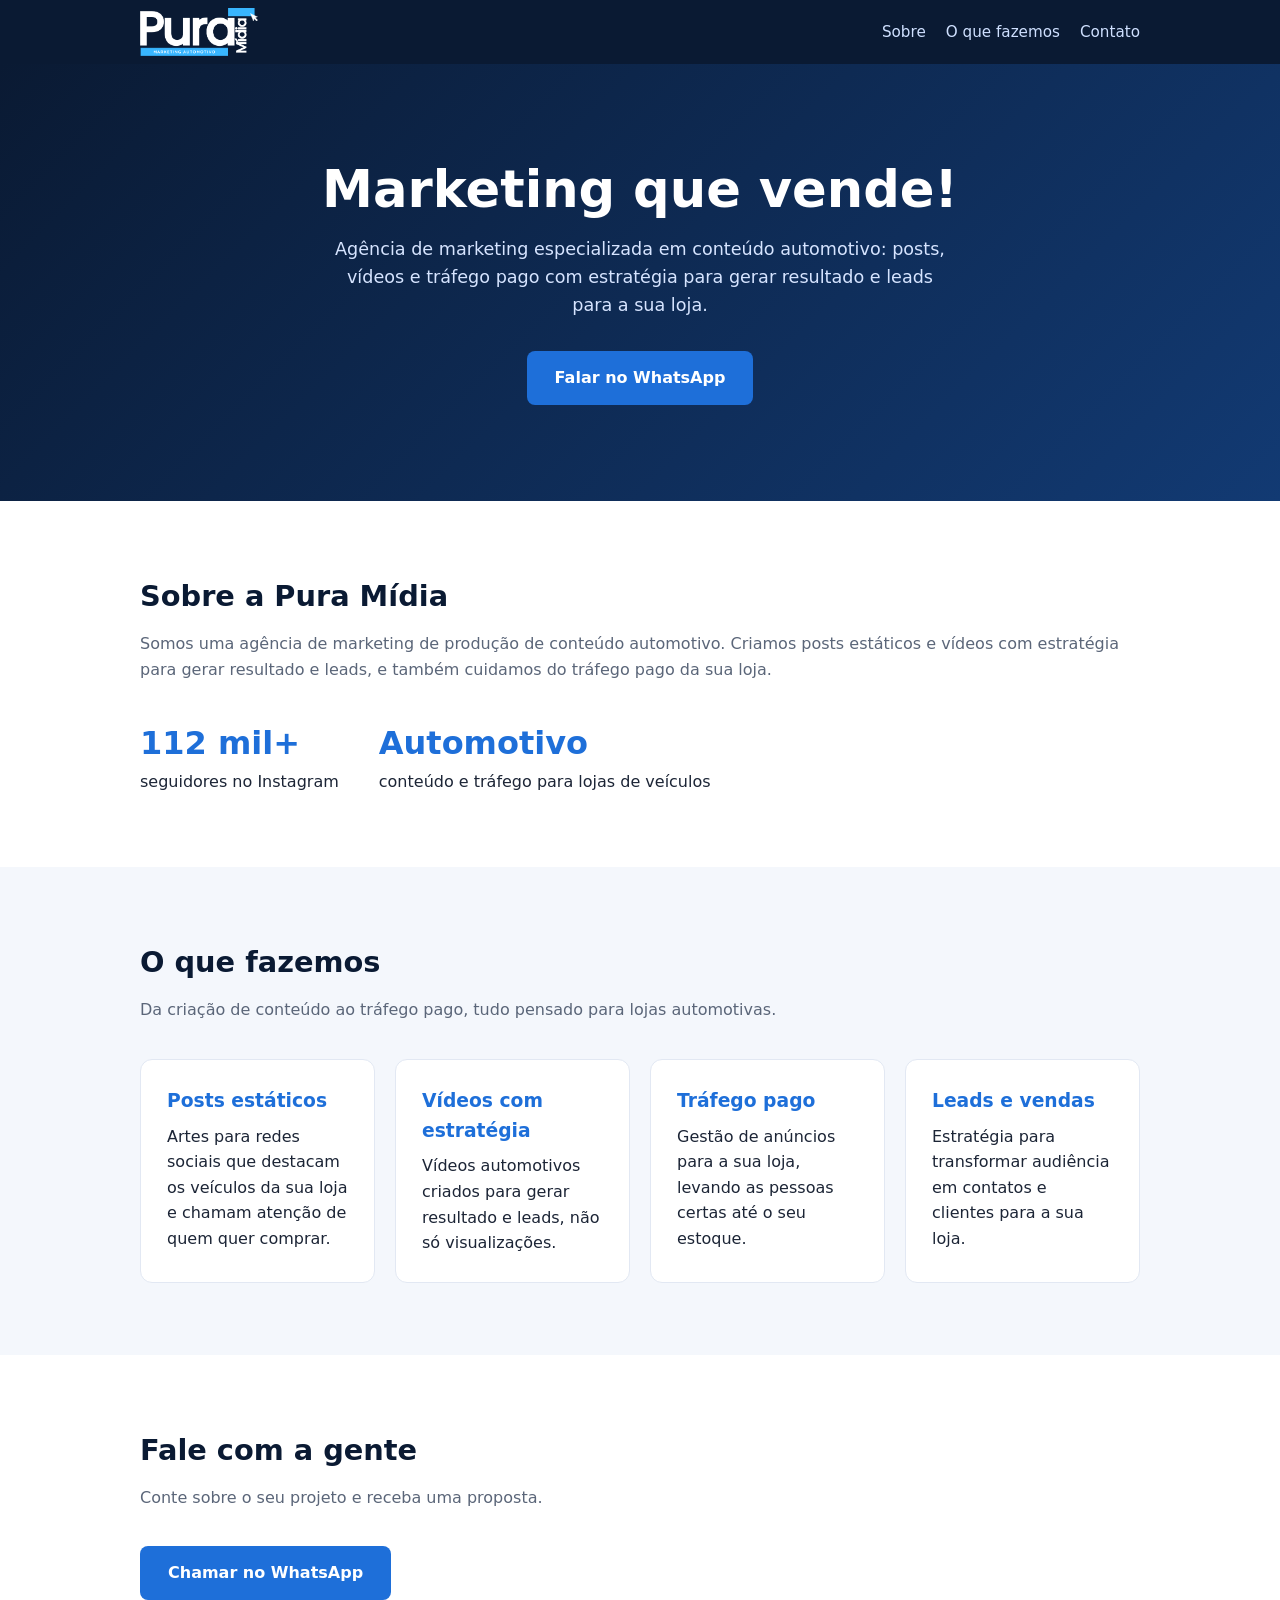
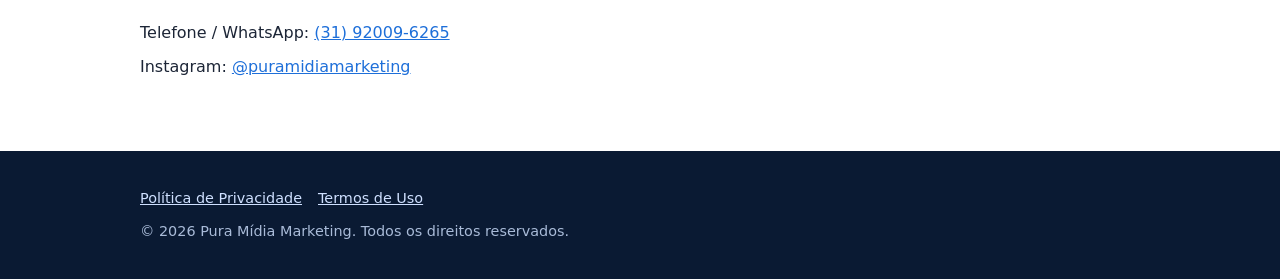
<file: index.html>
<!DOCTYPE html>
<html lang="pt-BR">
<head>
<meta charset="utf-8">
<meta name="viewport" content="width=device-width,initial-scale=1">
<title>Pura Mídia Marketing | Marketing automotivo que vende</title>
<meta name="description" content="Pura Mídia Marketing: agência de marketing para lojas automotivas. Posts, vídeos e tráfego pago com estratégia para gerar leads e resultados.">
<!-- VERIFICAÇÃO DE DOMÍNIO DO FACEBOOK: cole aqui a meta tag fornecida pela Meta, exemplo:
<meta name="facebook-domain-verification" content="SEU_CODIGO_AQUI" /> -->
<meta property="og:title" content="Pura Mídia Marketing">
<meta property="og:description" content="Marketing automotivo que vende! Conteúdo e tráfego pago para gerar leads para sua loja.">
<meta property="og:type" content="website">
<link rel="icon" href="logo.png">
<link rel="stylesheet" href="style.css">
</head>
<body>
<header><div class="wrap">
  <a class="logo" href="/"><img src="logo.png" alt="Pura Mídia - Marketing Automotivo" height="48"></a>
  <nav><a href="#sobre">Sobre</a><a href="#servicos">O que fazemos</a><a href="#contato">Contato</a></nav>
</div></header>

<main>
<div class="hero"><div class="wrap">
  <h1>Marketing que vende!</h1>
  <p>Agência de marketing especializada em conteúdo automotivo: posts, vídeos e tráfego pago com estratégia para gerar resultado e leads para a sua loja.</p>
  <a class="btn" href="https://wa.me/message/B2QD45YUY4PMF1" rel="noopener">Falar no WhatsApp</a>
</div></div>

<section id="sobre"><div class="wrap">
  <h2>Sobre a Pura Mídia</h2>
  <p class="sub">Somos uma agência de marketing de produção de conteúdo automotivo. Criamos posts estáticos e vídeos com estratégia para gerar resultado e leads, e também cuidamos do tráfego pago da sua loja.</p>
  <div class="stats">
    <div><strong>112 mil+</strong>seguidores no Instagram</div>
    <div><strong>Automotivo</strong>conteúdo e tráfego para lojas de veículos</div>
  </div>
</div></section>

<section id="servicos" class="alt"><div class="wrap">
  <h2>O que fazemos</h2>
  <p class="sub">Da criação de conteúdo ao tráfego pago, tudo pensado para lojas automotivas.</p>
  <div class="grid">
    <div class="card"><h3>Posts estáticos</h3><p>Artes para redes sociais que destacam os veículos da sua loja e chamam atenção de quem quer comprar.</p></div>
    <div class="card"><h3>Vídeos com estratégia</h3><p>Vídeos automotivos criados para gerar resultado e leads, não só visualizações.</p></div>
    <div class="card"><h3>Tráfego pago</h3><p>Gestão de anúncios para a sua loja, levando as pessoas certas até o seu estoque.</p></div>
    <div class="card"><h3>Leads e vendas</h3><p>Estratégia para transformar audiência em contatos e clientes para a sua loja.</p></div>
  </div>
</div></section>

<section id="contato"><div class="wrap">
  <h2>Fale com a gente</h2>
  <p class="sub">Conte sobre o seu projeto e receba uma proposta.</p>
  <p><a class="btn" href="https://wa.me/message/B2QD45YUY4PMF1" rel="noopener">Chamar no WhatsApp</a></p>
  <p style="margin-top:20px">Telefone / WhatsApp: <a href="tel:+5531920096265">(31) 92009-6265</a></p>
  <p style="margin-top:8px">Instagram: <a href="https://www.instagram.com/puramidiamarketing/" rel="noopener">@puramidiamarketing</a></p>
  <!-- Adicione aqui e-mail, telefone e endereço da empresa (a Meta gosta de dados de contato reais). -->
</div></section>
</main>

<footer><div class="wrap">
  <p style="margin-bottom:10px"><a href="privacidade.html">Política de Privacidade</a><a href="termos.html">Termos de Uso</a></p>
  <p>© <span id="ano">2026</span> Pura Mídia Marketing. Todos os direitos reservados.</p>
</div></footer>
<script>document.getElementById('ano').textContent=new Date().getFullYear()</script>
</body>
</html>
</file>
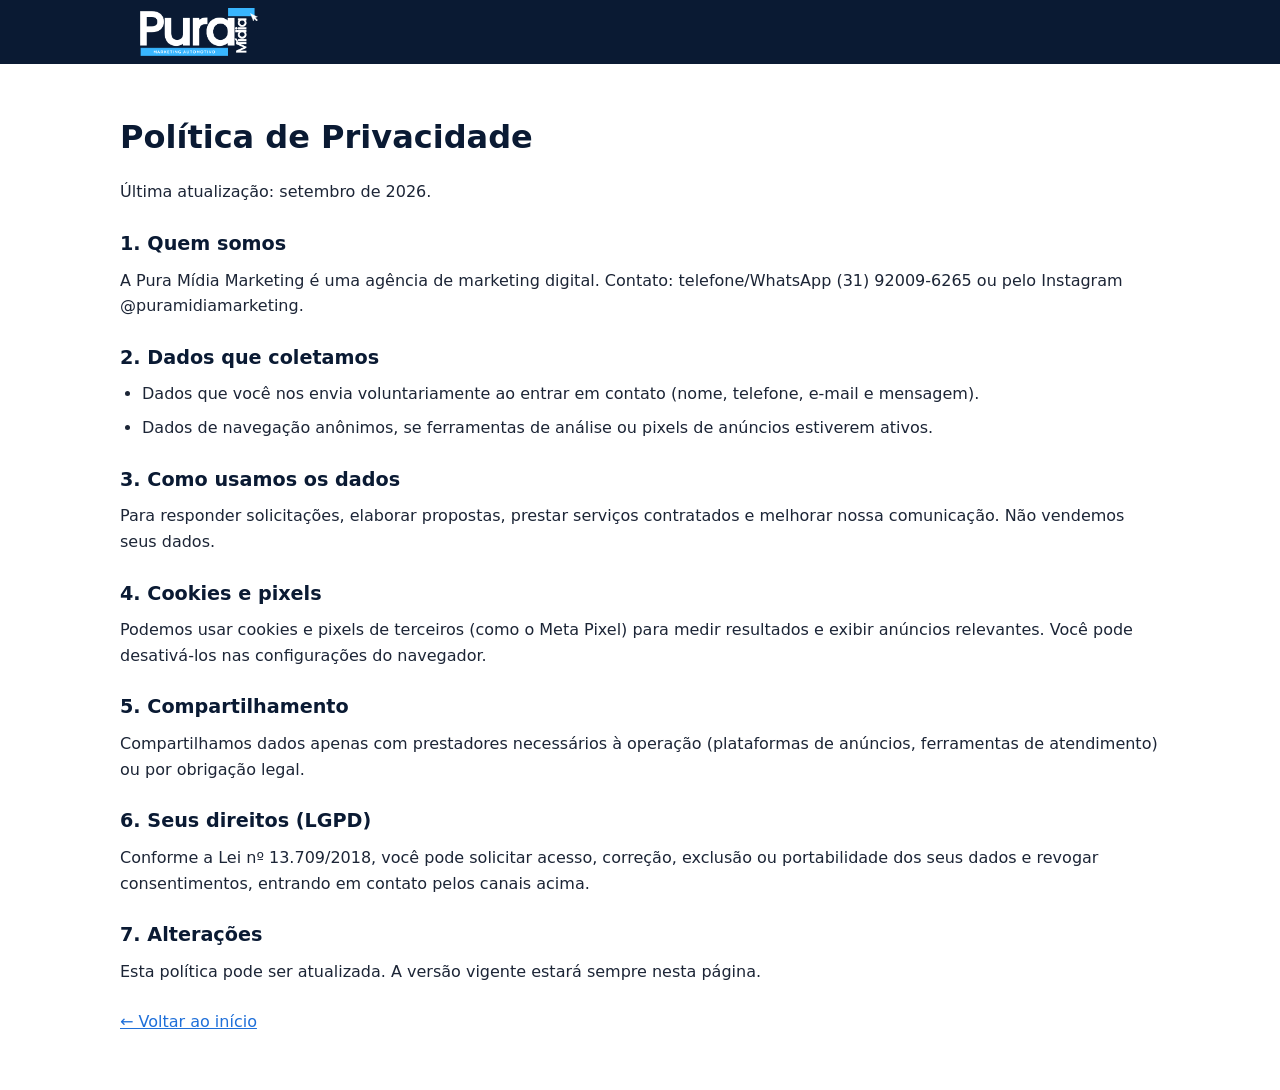
<file: privacidade.html>
<!DOCTYPE html>
<html lang="pt-BR">
<head>
<meta charset="utf-8">
<meta name="viewport" content="width=device-width,initial-scale=1">
<title>Política de Privacidade | Pura Mídia Marketing</title>
<link rel="stylesheet" href="style.css">
</head>
<body>
<header><div class="wrap"><a class="logo" href="index.html"><img src="logo.png" alt="Pura Mídia - Marketing Automotivo" height="48"></a></div></header>
<main class="wrap legal">
<h1>Política de Privacidade</h1>
<p>Última atualização: setembro de 2026.</p>

<h2>1. Quem somos</h2>
<p>A Pura Mídia Marketing é uma agência de marketing digital. Contato: telefone/WhatsApp (31) 92009-6265 ou pelo Instagram @puramidiamarketing.</p>

<h2>2. Dados que coletamos</h2>
<ul>
<li>Dados que você nos envia voluntariamente ao entrar em contato (nome, telefone, e-mail e mensagem).</li>
<li>Dados de navegação anônimos, se ferramentas de análise ou pixels de anúncios estiverem ativos.</li>
</ul>

<h2>3. Como usamos os dados</h2>
<p>Para responder solicitações, elaborar propostas, prestar serviços contratados e melhorar nossa comunicação. Não vendemos seus dados.</p>

<h2>4. Cookies e pixels</h2>
<p>Podemos usar cookies e pixels de terceiros (como o Meta Pixel) para medir resultados e exibir anúncios relevantes. Você pode desativá-los nas configurações do navegador.</p>

<h2>5. Compartilhamento</h2>
<p>Compartilhamos dados apenas com prestadores necessários à operação (plataformas de anúncios, ferramentas de atendimento) ou por obrigação legal.</p>

<h2>6. Seus direitos (LGPD)</h2>
<p>Conforme a Lei nº 13.709/2018, você pode solicitar acesso, correção, exclusão ou portabilidade dos seus dados e revogar consentimentos, entrando em contato pelos canais acima.</p>

<h2>7. Alterações</h2>
<p>Esta política pode ser atualizada. A versão vigente estará sempre nesta página.</p>
<p style="margin-top:24px"><a href="index.html">← Voltar ao início</a></p>
</main>
</body>
</html>
</file>
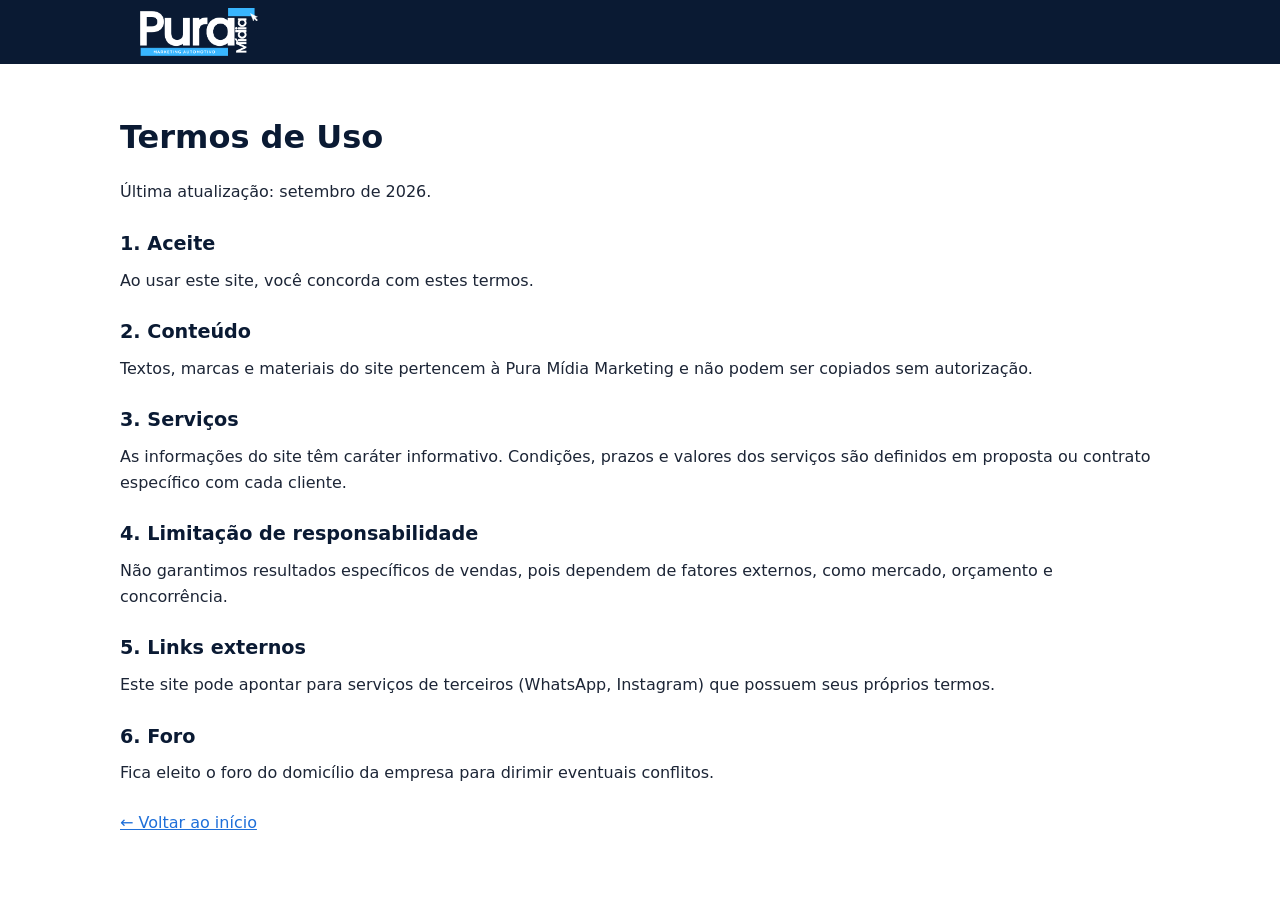
<file: termos.html>
<!DOCTYPE html>
<html lang="pt-BR">
<head>
<meta charset="utf-8">
<meta name="viewport" content="width=device-width,initial-scale=1">
<title>Termos de Uso | Pura Mídia Marketing</title>
<link rel="stylesheet" href="style.css">
</head>
<body>
<header><div class="wrap"><a class="logo" href="index.html"><img src="logo.png" alt="Pura Mídia - Marketing Automotivo" height="48"></a></div></header>
<main class="wrap legal">
<h1>Termos de Uso</h1>
<p>Última atualização: setembro de 2026.</p>

<h2>1. Aceite</h2>
<p>Ao usar este site, você concorda com estes termos.</p>

<h2>2. Conteúdo</h2>
<p>Textos, marcas e materiais do site pertencem à Pura Mídia Marketing e não podem ser copiados sem autorização.</p>

<h2>3. Serviços</h2>
<p>As informações do site têm caráter informativo. Condições, prazos e valores dos serviços são definidos em proposta ou contrato específico com cada cliente.</p>

<h2>4. Limitação de responsabilidade</h2>
<p>Não garantimos resultados específicos de vendas, pois dependem de fatores externos, como mercado, orçamento e concorrência.</p>

<h2>5. Links externos</h2>
<p>Este site pode apontar para serviços de terceiros (WhatsApp, Instagram) que possuem seus próprios termos.</p>

<h2>6. Foro</h2>
<p>Fica eleito o foro do domicílio da empresa para dirimir eventuais conflitos.</p>
<p style="margin-top:24px"><a href="index.html">← Voltar ao início</a></p>
</main>
</body>
</html>
</file>
<file: style.css>
:root{--azul:#1e6fd9;--marinho:#0a1a33;--claro:#f4f7fc;--texto:#1c2536}
*{box-sizing:border-box;margin:0;padding:0}
body{font-family:system-ui,-apple-system,"Segoe UI",Roboto,sans-serif;color:var(--texto);line-height:1.6;background:#fff}
a{color:var(--azul)}
.wrap{max-width:1040px;margin:0 auto;padding:0 20px}
header{background:var(--marinho);position:sticky;top:0;z-index:10}
header .wrap{display:flex;align-items:center;justify-content:space-between;height:64px}
.logo img{display:block;height:48px;width:auto}
.logo{color:#fff;font-weight:800;font-size:1.25rem;text-decoration:none;letter-spacing:.5px}
.logo span{color:#5aa2ff}
nav a{color:#cfe0ff;text-decoration:none;margin-left:20px;font-size:.95rem}
nav a:hover{color:#fff}
.btn{display:inline-block;background:var(--azul);color:#fff;padding:14px 28px;border-radius:8px;text-decoration:none;font-weight:700}
.btn:hover{background:#1858ad}
.hero{background:linear-gradient(135deg,var(--marinho),#123a73);color:#fff;padding:96px 0;text-align:center}
.hero h1{font-size:clamp(2rem,5vw,3.2rem);line-height:1.15;margin-bottom:16px}
.hero p{max-width:620px;margin:0 auto 32px;color:#d6e4ff;font-size:1.1rem}
section{padding:72px 0}
section.alt{background:var(--claro)}
h2{font-size:1.8rem;margin-bottom:12px;color:var(--marinho)}
.sub{color:#5b6679;margin-bottom:36px}
.grid{display:grid;gap:20px;grid-template-columns:repeat(auto-fit,minmax(230px,1fr))}
.card{background:#fff;border:1px solid #e2e8f3;border-radius:12px;padding:26px}
.card h3{color:var(--azul);margin-bottom:8px}
.stats{display:flex;gap:40px;flex-wrap:wrap}
.stats strong{display:block;font-size:2rem;color:var(--azul)}
footer{background:var(--marinho);color:#a9bbd8;padding:36px 0;font-size:.9rem}
footer a{color:#cfe0ff;margin-right:16px}
.legal{padding:48px 0}
.legal h1{margin-bottom:16px;color:var(--marinho)}
.legal h2{font-size:1.2rem;margin:24px 0 8px}
.legal p,.legal li{margin-bottom:8px}
.legal ul{padding-left:22px}
</file>
